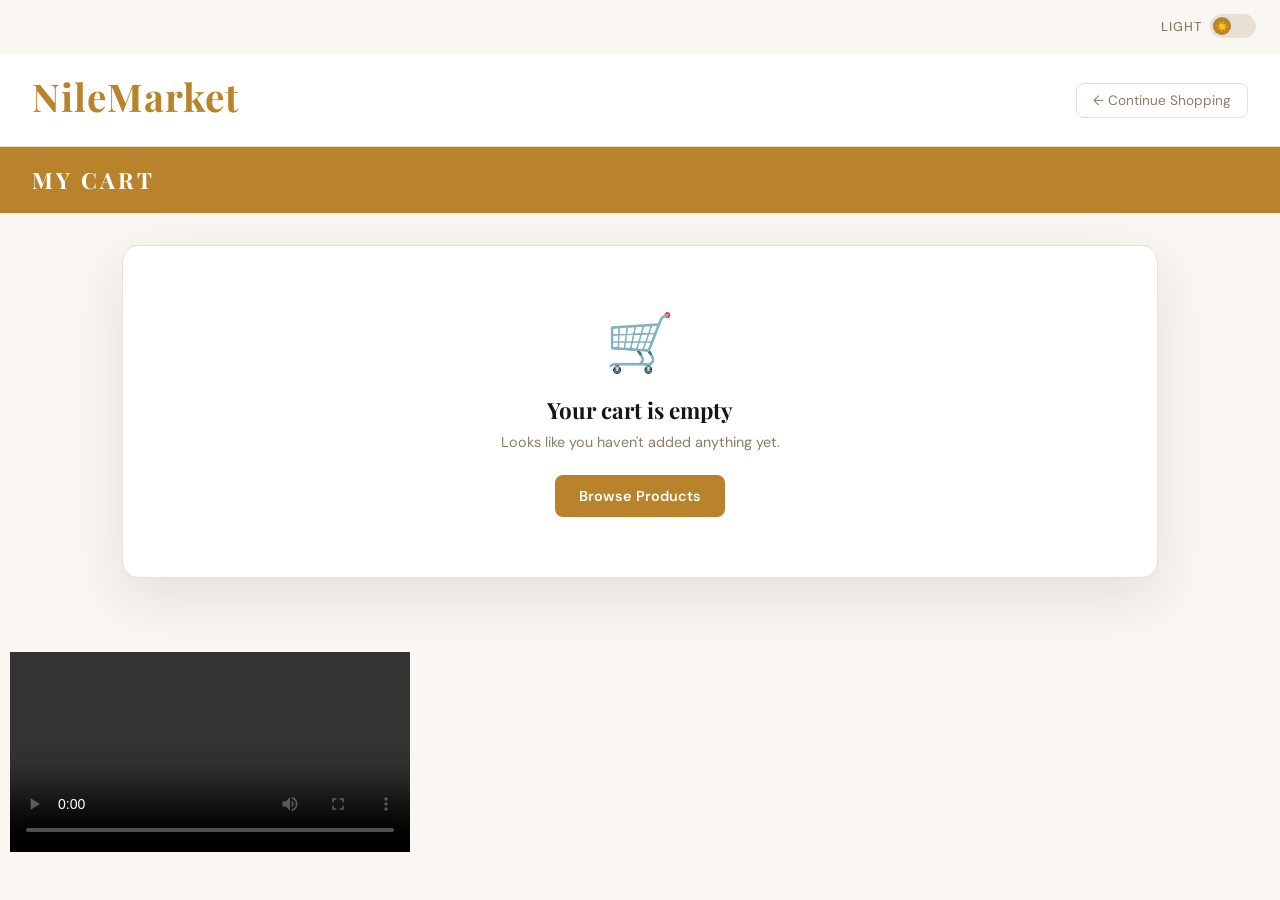
<file: html files/cart.html>
<!doctype html>
<html lang="en" Atheme="light">
  <head>
    <meta charset="UTF-8" />
    <meta name="viewport" content="width=device-width, initial-scale=1.0" />
    <title>NileMarket — My Cart</title>
    <link
      href="https://fonts.googleapis.com/css2?family=Playfair+Display:wght@700&family=DM+Sans:wght@400;500;600&display=swap"
      rel="stylesheet"
    />
    <link rel="stylesheet" href="../css files/shared.css" />
    <style>
      header {
        display: flex;
        align-items: center;
        justify-content: space-between;
        padding: 16px 32px;
        border-bottom: 1px solid var(--border);
        background: var(--surface);
        transition:
          background 0.3s,
          border-color 0.3s;
      }

      #backbtn {
        background: none;
        border: 1px solid var(--border);
        color: var(--muted);
        padding: 8px 16px;
        border-radius: 8px;
        font-family: "DM Sans", sans-serif;
        font-size: 0.85rem;
        cursor: pointer;
        transition:
          border-color 0.2s,
          color 0.2s,
          background 0.2s;
      }

      #backbtn:hover {
        border-color: var(--accent);
        color: var(--accent);
        background: var(--input-bg);
      }

      #cart {
        background: var(--accent);
        padding: 18px 32px;
        transition: background 0.3s;
      }

      #cart h2 {
        font-family: "Playfair Display", serif;
        color: #fff;
        font-size: 1.4rem;
        letter-spacing: 3px;
      }

      main {
        flex: 1;
        display: flex;
        gap: 28px;
        align-items: flex-start;
        padding: 32px;
        max-width: 1100px;
        margin: 0 auto;
        width: 100%;
      }

      #cart-data {
        flex: 1;
        background: var(--surface);
        border: 1px solid var(--border);
        border-radius: 16px;
        overflow: hidden;
        box-shadow: var(--shadow);
        transition:
          background 0.3s,
          border-color 0.3s;
      }

      #cart-table {
        width: 100%;
        border-collapse: collapse;
      }

      #cart-table thead tr {
        background: var(--input-bg);
        border-bottom: 2px solid var(--border);
        transition: background 0.3s;
      }

      #cart-table th {
        padding: 14px 18px;
        text-align: left;
        font-size: 0.75rem;
        font-weight: 600;
        color: var(--muted);
        text-transform: uppercase;
        letter-spacing: 1px;
        transition: color 0.3s;
      }

      #cart-table td {
        padding: 14px 18px;
        border-bottom: 1px solid var(--border);
        font-size: 0.92rem;
        color: var(--text);
        transition:
          color 0.3s,
          border-color 0.3s;
        vertical-align: middle;
      }

      #cart-table tbody tr:last-child td {
        border-bottom: none;
      }
      #cart-table tbody tr {
        transition: background 0.15s;
      }
      #cart-table tbody tr:hover {
        background: var(--input-bg);
      }

      .qty-ctrl {
        display: flex;
        align-items: center;
        gap: 8px;
      }

      .qty-ctrl button {
        width: 28px;
        height: 28px;
        border: 1px solid var(--border);
        background: var(--input-bg);
        color: var(--text);
        border-radius: 6px;
        font-size: 1rem;
        cursor: pointer;
        display: flex;
        align-items: center;
        justify-content: center;
        transition:
          border-color 0.2s,
          background 0.2s;
      }

      .qty-ctrl button:hover {
        border-color: var(--accent);
        background: var(--surface);
      }

      .qty-val {
        min-width: 24px;
        text-align: center;
        font-weight: 600;
        font-size: 0.95rem;
      }

      .remove-btn {
        background: none;
        border: 1px solid var(--error);
        color: var(--error);
        padding: 6px 12px;
        border-radius: 6px;
        font-size: 0.8rem;
        cursor: pointer;
        font-family: "DM Sans", sans-serif;
        transition:
          background 0.2s,
          color 0.2s;
      }

      .remove-btn:hover {
        background: var(--error);
        color: #fff;
      }

      tr.removing {
        opacity: 0;
        transform: translateX(20px);
        transition:
          opacity 0.28s ease,
          transform 0.28s ease;
      }

      #empty-msg {
        display: none;
        text-align: center;
        padding: 60px 20px;
      }

      #cart-icon {
        font-size: 3.5rem;
        margin-bottom: 16px;
      }

      #empty-msg h3 {
        font-family: "Playfair Display", serif;
        font-size: 1.4rem;
        color: var(--text);
        margin-bottom: 8px;
      }

      #empty-msg p {
        color: var(--muted);
        font-size: 0.9rem;
        margin-bottom: 24px;
      }

      #shopbtn {
        background: var(--accent);
        color: var(--btn-text);
        border: none;
        padding: 12px 24px;
        border-radius: 8px;
        font-family: "DM Sans", sans-serif;
        font-size: 0.9rem;
        font-weight: 600;
        cursor: pointer;
        transition:
          background 0.2s,
          transform 0.15s;
      }

      #shopbtn:hover {
        background: var(--accent-hover);
        transform: translateY(-1px);
      }

      #sum-box {
        width: 300px;
        flex-shrink: 0;
        background: var(--surface);
        border: 1px solid var(--border);
        border-radius: 16px;
        padding: 28px;
        box-shadow: var(--shadow);
        transition:
          background 0.3s,
          border-color 0.3s;
      }

      #sum-box .sum-row {
        display: flex;
        justify-content: space-between;
        font-size: 0.9rem;
        color: var(--muted);
        margin-bottom: 14px;
        padding-bottom: 14px;
        border-bottom: 1px solid var(--border);
        transition:
          color 0.3s,
          border-color 0.3s;
      }

      #sum-box .sum-total {
        display: flex;
        justify-content: space-between;
        font-size: 1rem;
        font-weight: 700;
        color: var(--text);
        margin-bottom: 24px;
        padding-top: 4px;
        transition: color 0.3s;
      }

      #checkout-btn {
        width: 100%;
        padding: 14px;
        background: var(--accent);
        color: var(--btn-text);
        border: none;
        border-radius: 10px;
        font-family: "DM Sans", sans-serif;
        font-size: 0.95rem;
        font-weight: 700;
        cursor: pointer;
        letter-spacing: 0.3px;
        transition:
          background 0.2s,
          transform 0.15s,
          color 0.3s;
      }

      #checkout-btn:hover {
        background: var(--accent-hover);
        transform: translateY(-1px);
      }
      .vid-cart{
        width: 400px;
        /* margin-bottom: 10px; */
        margin-left: 10px;
      }
    </style>
  </head>
  <body>
    <header>
      <h1>NileMarket</h1>
      <button id="backbtn" onclick="goBack()">← Continue Shopping</button>
    </header>

    <div id="cart">
      <h2>MY CART</h2>
    </div>

    <main>
      <div id="cart-data">
        <table id="cart-table">
          <thead>
            <tr>
              <th>Product</th>
              <th>Price</th>
              <th>Quantity</th>
              <th>Total</th>
              <th>Remove</th>
            </tr>
          </thead>
          <tbody id="cart-body"></tbody>
        </table>
        <div id="empty-msg">
          <div id="cart-icon">🛒</div>
          <h3>Your cart is empty</h3>
          <p>Looks like you haven't added anything yet.</p>
          <button id="shopbtn" onclick="goBack()">Browse Products</button>
        </div>
      </div>

      <div id="sum-box" style="display: none">
        <div class="sum-row">
          <span>Subtotal</span>
          <span id="subtotal-val">$0.00</span>
        </div>
        <div class="sum-row">
          <span>Shipping</span>
          <span style="color: #2e7d32; font-weight: 600">FREE</span>
        </div>
        <div class="sum-total">
          <span>GRAND TOTAL</span>
          <span id="grand-total">$0.00</span>
        </div>
        <button id="checkout-btn" onclick="checkout()">
          Proceed to Checkout →
        </button>
      </div>
    </main>
      <video controls autoplay loop class="vid-cart">
        <source src="../vid.mp4"> 
      </video>
    <footer>
     
    </footer>

    <script src="../js file/shared.js"></script>
    <script>
      function loadCart() {
        try {
          var saved = localStorage.getItem("MYCART");
          if (saved) {
            var memory = JSON.parse(saved);
            if (Array.isArray(memory) && memory.length > 0) return memory;
          }
        } catch (e) {}
        return [];
      }

      function saveCart(cart) {
        try {
          localStorage.setItem("MYCART", JSON.stringify(cart));
        } catch (e) {}
      }

      var cart = loadCart();

      function renderCart() {
        var Tbody = document.getElementById("cart-body");
        var EmptyMsg = document.getElementById("empty-msg");
        var Tcart = document.getElementById("cart-table");
        var summaryBox = document.getElementById("sum-box");
        var subtotal = document.getElementById("subtotal-val");
        var total = document.getElementById("grand-total");

        Tbody.innerHTML = "";

        if (cart.length === 0) {
          EmptyMsg.style.display = "block";
          Tcart.style.display = "none";
          summaryBox.style.display = "none";
          return;
        }

        EmptyMsg.style.display = "none";
        Tcart.style.display = "table";
        summaryBox.style.display = "block";

        var grandTotal = 0;

        for (var i = 0; i < cart.length; i++) {
          (function (item, pos) {
            var ItemTotal = item.price * item.qty;
            grandTotal += ItemTotal;

            var tr = document.createElement("tr");
            tr.id = "row-" + pos;
            tr.innerHTML =
              "<td>" +
              item.name +
              "</td>" +
              "<td>$" +
              item.price.toFixed(2) +
              "</td>" +
              "<td><div class='qty-ctrl'>" +
              "<button onclick='changeQty(" +
              pos +
              ", -1)'>−</button>" +
              "<span class='qty-val'>" +
              item.qty +
              "</span>" +
              "<button onclick='changeQty(" +
              pos +
              ", 1)'>+</button>" +
              "</div></td>" +
              "<td>$" +
              ItemTotal.toFixed(2) +
              "</td>" +
              "<td><button class='remove-btn' onclick='removeItem(" +
              pos +
              ")'>Remove</button></td>";

            Tbody.appendChild(tr);
          })(cart[i], i);
        }

        subtotal.textContent = "$" + grandTotal.toFixed(2);
        total.textContent = "$" + grandTotal.toFixed(2);
      }

      function changeQty(pos, sign) {
        cart[pos].qty += sign;
        if (cart[pos].qty < 1) cart[pos].qty = 1;
        saveCart(cart);
        renderCart();
      }

      function removeItem(pos) {
        if (!confirm("Remove " + cart[pos].name + " from your cart?")) return;

        var row = document.getElementById("row-" + pos);
        if (row) {
          row.classList.add("removing");
          setTimeout(function () {
            cart.splice(pos, 1);
            saveCart(cart);
            renderCart();
          }, 280);
        } else {
          cart.splice(pos, 1);
          saveCart(cart);
          renderCart();
        }
      }

      function goBack() {
        window.open("products.html", "_blank");
      }

      function checkout() {
        try {
          localStorage.setItem("checkoutCart", JSON.stringify(cart));
        } catch (e) {}
        window.open("checkout.html", "_blank");
      }

      renderCart();
    </script>
  </body>
</html>
</file>
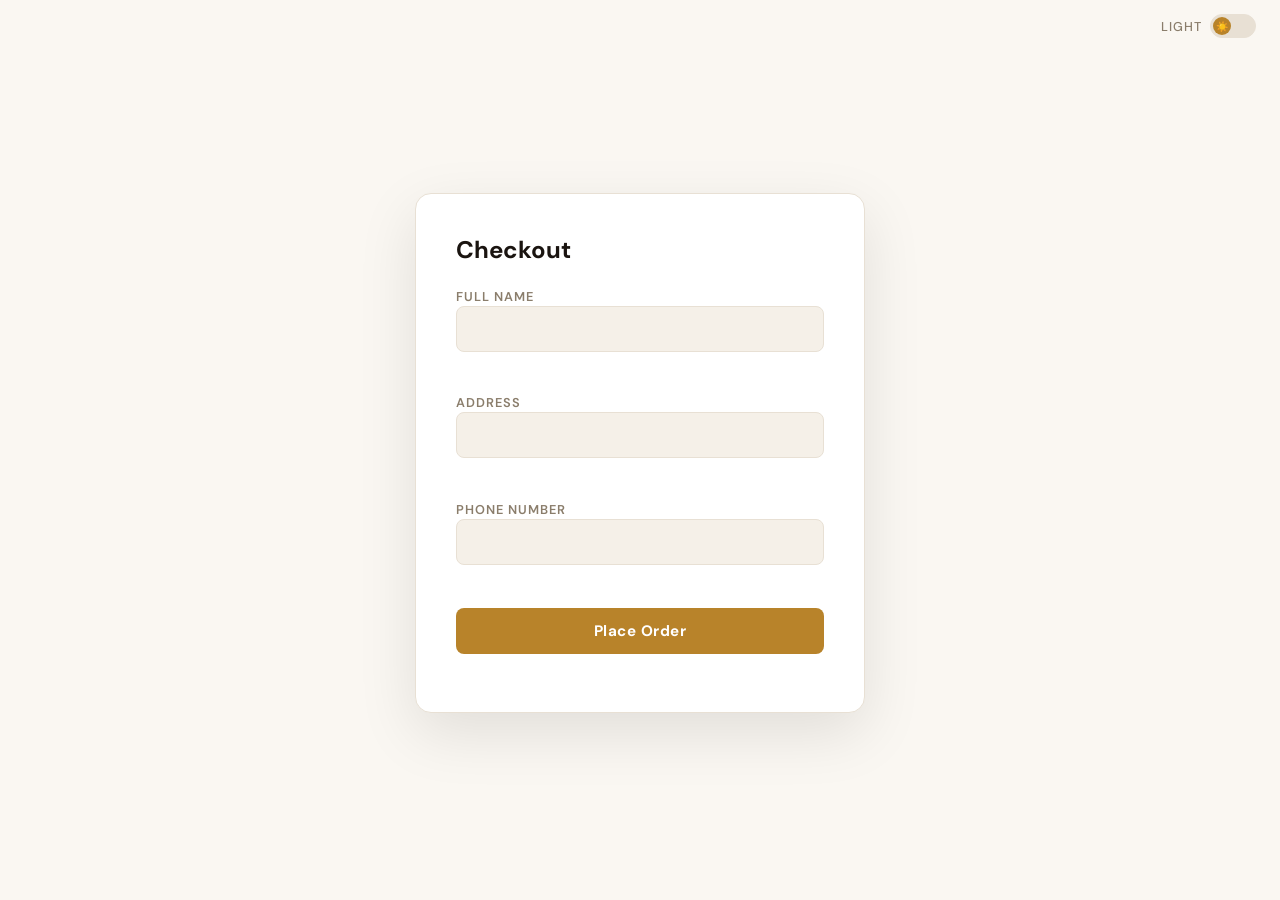
<file: html files/checkout.html>
<!doctype html>
<html lang="en" Atheme="light">
  <head>
    <meta charset="UTF-8" />
    <meta name="viewport" content="width=device-width, initial-scale=1.0" />
    <title>NileMarket — Checkout</title>
    <link
      href="https://fonts.googleapis.com/css2?family=Playfair+Display:wght@700&family=DM+Sans:wght@400;500;600&display=swap"
      rel="stylesheet"
    />
    <link rel="stylesheet" href="../css files/shared.css" />
    <style>
      main {
        flex: 1;
        display: flex;
        justify-content: center;
        align-items: center;
        padding: 20px;
      }

      .checkout-box {
        width: 100%;
        max-width: 450px;
      }

      h2 {
        margin-bottom: 20px;
      }

      .form-details {
        margin-bottom: 1.2rem;
      }

      #pinSection {
        display: none;
        margin-top: 1rem;
      }
    </style>
  </head>
  <body>
    <main>
      <div class="checkout-box RLC-board">
        <h2>Checkout</h2>

        <form id="checkoutForm">
          <div class="form-details">
            <label for="fullName">Full Name</label>
            <input type="text" id="fullName" required />
            <p class="error-msg" id="nameError">Please Enter Your Full Name</p>
          </div>

          <div class="form-details">
            <label for="address">Address</label>
            <input type="text" id="address" required />
            <p class="error-msg" id="addressError">Address Is Required</p>
          </div>

          <div class="form-details">
            <label for="phone">Phone Number</label>
            <input type="tel" id="phone" required />
            <p class="error-msg" id="phoneError">
              Enter Your 11 Digit Phone Number
            </p>
          </div>

          <button type="button" class="RLCbtn" onclick="validateAndShowPin()">
            Place Order
          </button>

          <div id="pinSection">
            <label for="pin">Enter 4 Digit Security PIN</label>
            <input type="password" id="pin" maxlength="4" placeholder="****" />
            <p class="error-msg" id="pinError">Wrong PIN. Must be 4 digits.</p>

            <button
              type="button"
              class="RLCbtn"
              style="margin-top: 10px"
              onclick="finalSubmit()"
            >
              Confirm Payment
            </button>
          </div>
        </form>
      </div>
    </main>

    <footer>
      
    </footer>

    <script src="../js file/shared.js"></script>
    <script>
      function validateAndShowPin() {
        const name = document.getElementById("fullName").value.trim();
        const address = document.getElementById("address").value.trim();
        const phone = document.getElementById("phone").value.trim();

        let isValid = true;

        if (name.length < 2) {
          document.getElementById("nameError").style.display = "block";
          isValid = false;
        } else {
          document.getElementById("nameError").style.display = "none";
        }

        if (address.length < 5) {
          document.getElementById("addressError").style.display = "block";
          isValid = false;
        } else {
          document.getElementById("addressError").style.display = "none";
        }

        if (!/^\d{11}$/.test(phone)) {
          document.getElementById("phoneError").style.display = "block";
          isValid = false;
        } else {
          document.getElementById("phoneError").style.display = "none";
        }

        if (isValid) {
          document.getElementById("pinSection").style.display = "block";
        }
      }

      function finalSubmit() {
        const pin = document.getElementById("pin").value.trim();

        if (/^\d{4}$/.test(pin)) {
          alert("Order Placed Successfully!");
          window.location.href = "home.html";
        } else {
          document.getElementById("pinError").style.display = "block";
        }
      }
    </script>
  </body>
</html>
</file>
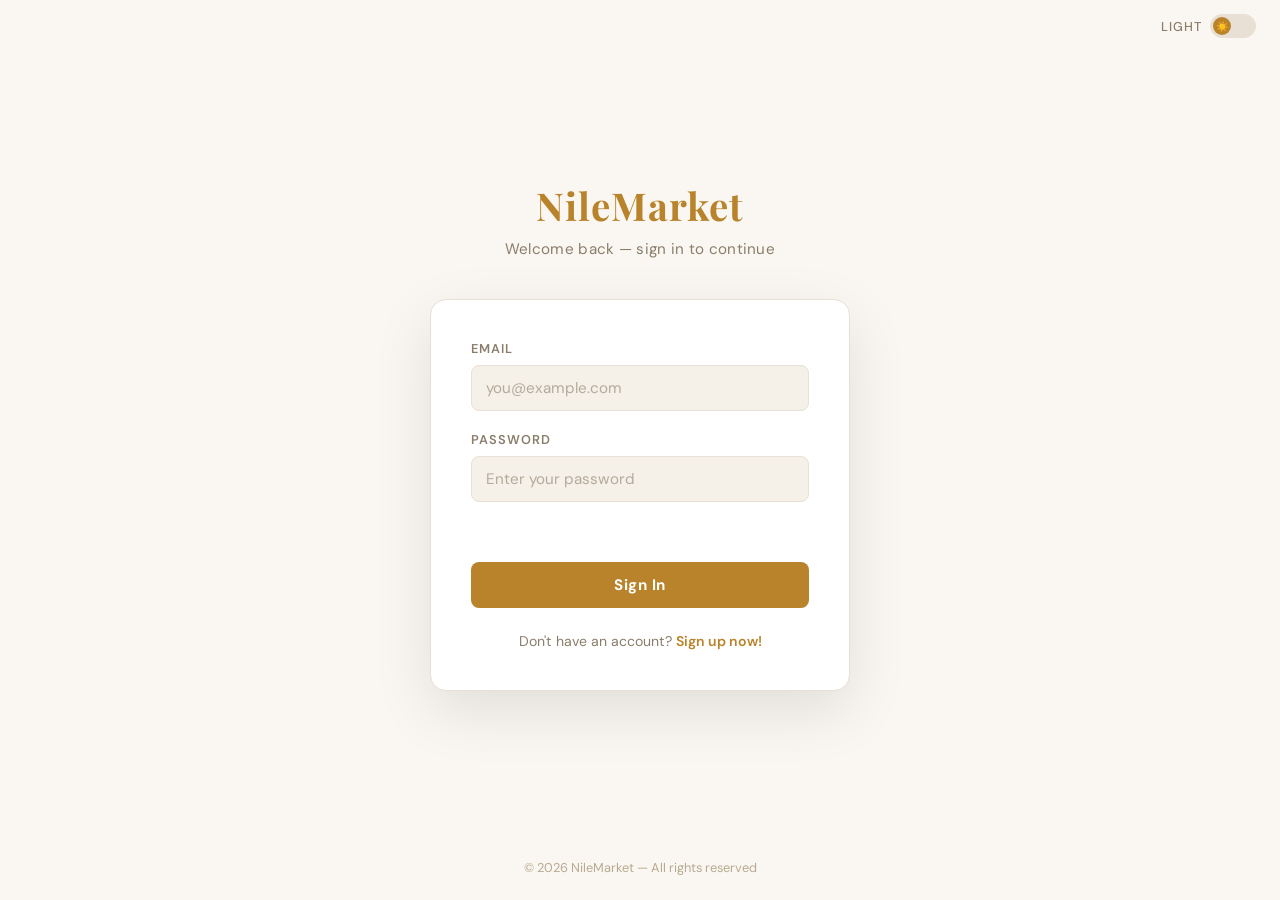
<file: html files/login.html>
<!doctype html>
<html lang="en" Atheme="light">
  <head>
    <meta charset="UTF-8" />
    <meta name="viewport" content="width=device-width, initial-scale=1.0" />
    <title>NileMarket — Login</title>
    <link
      href="https://fonts.googleapis.com/css2?family=Playfair+Display:wght@700&family=DM+Sans:wght@400;500;600&display=swap"
      rel="stylesheet"
    />
    <link rel="stylesheet" href="../css files/shared.css" />
    <style>
      main {
        flex: 1;
        display: flex;
        flex-direction: column;
        align-items: center;
        justify-content: center;
        padding: 20px 20px 40px;
      }

      .login-box {
        max-width: 420px;
        width: 100%;
      }
    </style>
  </head>
  <body>
    <main>
      <header class="header">
        <h1>NileMarket</h1>
        <h2>Welcome back — sign in to continue</h2>
      </header>

      <section class="login-box RLC-board">
        <form id="loginForm">
          <label for="email">Email</label>
          <input
            type="email"
            id="email"
            placeholder="you@example.com"
            autocomplete="email"
          />

          <label for="password">Password</label>
          <input
            type="password"
            id="password"
            placeholder="Enter your password"
            autocomplete="current-password"
          />

          <p id="error-msg" class="Error-msg"></p>

          <button type="button" id="loginbtn" class="RLCbtn">Sign In</button>

          <p class="RL-link">
            Don't have an account?
            <a href="register.html" target="_blank">Sign up now!</a>
          </p>
        </form>
      </section>
    </main>

    <footer>
      <p>© 2026 NileMarket — All rights reserved</p>
    </footer>

    <script src="../js file/shared.js"></script>
    <script>
      const loginBtn = document.getElementById("loginbtn");
      const form = document.getElementById("loginForm");

      loginBtn.addEventListener("click", function () {
        const error = document.getElementById("error-msg");
        const email = document.getElementById("email").value.trim();
        const password = document.getElementById("password").value.trim();

        error.textContent = "";
        error.className = "Error-msg";

        if (email === "" || password === "") {
          error.textContent = "Please fill in all fields.";
          error.classList.add("error");
          return;
        }

        const users = JSON.parse(localStorage.getItem("users") || "[]");

        const foundUser = users.find(function (u) {
          return u.email === email && u.password === password;
        });

        if (foundUser) {
          localStorage.setItem("currentUser", JSON.stringify(foundUser));
          window.location.href = "index.html";
        } else {
          error.textContent = "Incorrect email or password. Please try again.";
          error.classList.add("error");
        }
      });

      form.addEventListener("keydown", function (e) {
        if (e.key === "Enter") loginBtn.click();
      });
    </script>
  </body>
</html>
</file>
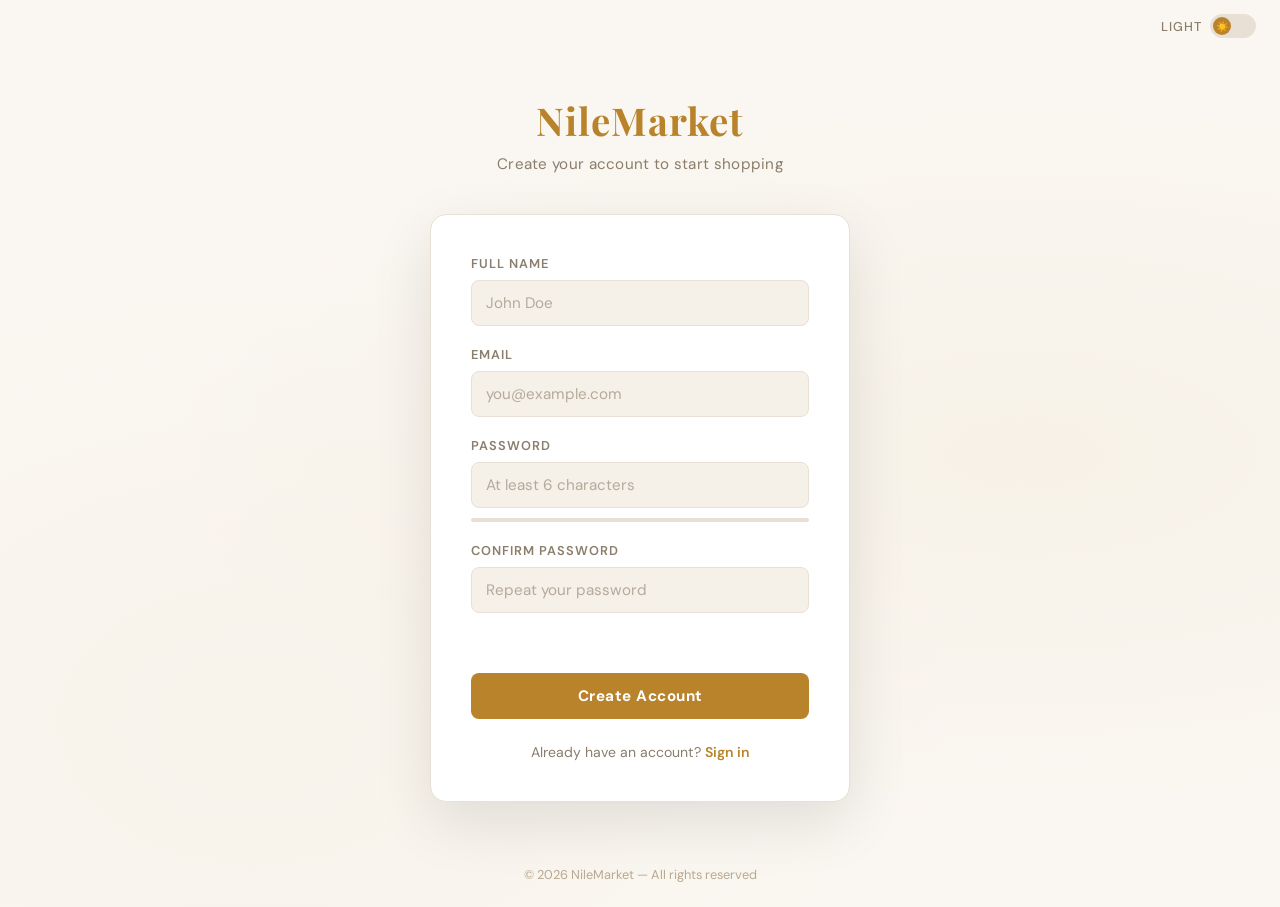
<file: html files/register.html>
<!doctype html>
<html lang="en" Atheme="light">
  <head>
    <meta charset="UTF-8" />
    <meta name="viewport" content="width=device-width, initial-scale=1.0" />
    <title>NileMarket — Register</title>
    <link
      href="https://fonts.googleapis.com/css2?family=Playfair+Display:wght@700&family=DM+Sans:wght@400;500;600&display=swap"
      rel="stylesheet"
    />
    <link rel="stylesheet" href="../css files/shared.css" />
    <style>
      body {
        background-image:
          radial-gradient(
            ellipse at 80% 50%,
            rgba(200, 151, 58, 0.06) 0%,
            transparent 60%
          ),
          radial-gradient(
            ellipse at 20% 80%,
            rgba(200, 151, 58, 0.04) 0%,
            transparent 50%
          );
      }

      main {
        flex: 1;
        display: flex;
        flex-direction: column;
        align-items: center;
        justify-content: center;
        padding: 40px 20px;
      }

      .register-box {
        max-width: 420px;
      }

      #pass-strength {
        height: 4px;
        background: var(--border);
        border-radius: 4px;
        margin-top: -10px;
        margin-bottom: 14px;
        overflow: hidden;
      }

      #strength-bar {
        height: 100%;
        width: 0%;
        border-radius: 4px;
        transition:
          width 0.3s,
          background 0.3s;
      }
    </style>
  </head>
  <body>
    <main>
      <header class="header">
        <h1>NileMarket</h1>
        <h2>Create your account to start shopping</h2>
      </header>

      <section class="register-box RLC-board">
        <form id="registration">
          <label for="name">Full Name</label>
          <input
            id="name"
            type="text"
            placeholder="John Doe"
            autocomplete="name"
          />

          <label for="email">Email</label>
          <input
            id="email"
            type="email"
            placeholder="you@example.com"
            autocomplete="email"
          />

          <label for="password">Password</label>
          <input
            id="password"
            type="password"
            placeholder="At least 6 characters"
            autocomplete="new-password"
          />
          <div id="pass-strength"><div id="strength-bar"></div></div>

          <label for="confirm">Confirm Password</label>
          <input
            id="confirm"
            type="password"
            placeholder="Repeat your password"
            autocomplete="new-password"
          />

          <p id="msg" class="Error-msg"></p>

          <button type="submit" id="register-btn" class="RLCbtn">
            Create Account
          </button>

          <p class="RL-link">
            Already have an account?
            <a href="login.html" target="_blank">Sign in</a>
          </p>
        </form>
      </section>
    </main>

    <footer>
      <p>© 2026 NileMarket — All rights reserved</p>
    </footer>

    <script src="../js file/shared.js"></script>
    <script>
      document
        .getElementById("password")
        .addEventListener("input", function () {
          var val = this.value;
          var bar = document.getElementById("strength-bar");
          var strength = 0;

          if (val.length >= 6) strength++;
          if (val.length >= 10) strength++;
          if (/[A-Z]/.test(val)) strength++;
          if (/[0-9]/.test(val)) strength++;
          if (/[^A-Za-z0-9]/.test(val)) strength++;

          var colors = ["#e05252", "#e07d52", "#e0c352", "#4caf7d", "#2e9e60"];
          var widths = ["20%", "40%", "60%", "80%", "100%"];

          bar.style.width =
            val.length === 0 ? "0%" : widths[Math.min(strength - 1, 4)];
          bar.style.background =
            val.length === 0 ? "" : colors[Math.min(strength - 1, 4)];
        });

      document
        .getElementById("registration")
        .addEventListener("submit", function (e) {
          e.preventDefault();

          var msgEl = document.getElementById("msg");
          var name = document.getElementById("name").value.trim();
          var email = document.getElementById("email").value.trim();
          var password = document.getElementById("password").value;
          var confirm = document.getElementById("confirm").value;

          msgEl.className = "Error-msg";
          msgEl.textContent = "";

          if (
            name === "" ||
            email === "" ||
            password === "" ||
            confirm === ""
          ) {
            msgEl.className = "Error-msg error";
            msgEl.textContent = "Please fill in all fields.";
            return;
          }

          if (password.length < 6) {
            msgEl.className = "Error-msg error";
            msgEl.textContent = "Password must be at least 6 characters.";
            return;
          }

          if (password !== confirm) {
            msgEl.className = "Error-msg error";
            msgEl.textContent = "Passwords do not match.";
            return;
          }

          var users = JSON.parse(localStorage.getItem("users") || "[]");
          var exists = users.find(function (u) {
            return u.email === email;
          });

          if (exists) {
            msgEl.className = "Error-msg error";
            msgEl.textContent = "An account with this email already exists.";
            return;
          }

          var newUser = { name: name, email: email, password: password };
          users.push(newUser);
          localStorage.setItem("users", JSON.stringify(users));
          localStorage.setItem("currentUser", JSON.stringify(newUser));

          msgEl.className = "Error-msg success";
          msgEl.textContent = "Account created! Redirecting...";

          setTimeout(function () {
            window.open("index.html", "_blank");
          }, 1000);
        });
    </script>
  </body>
</html>
</file>
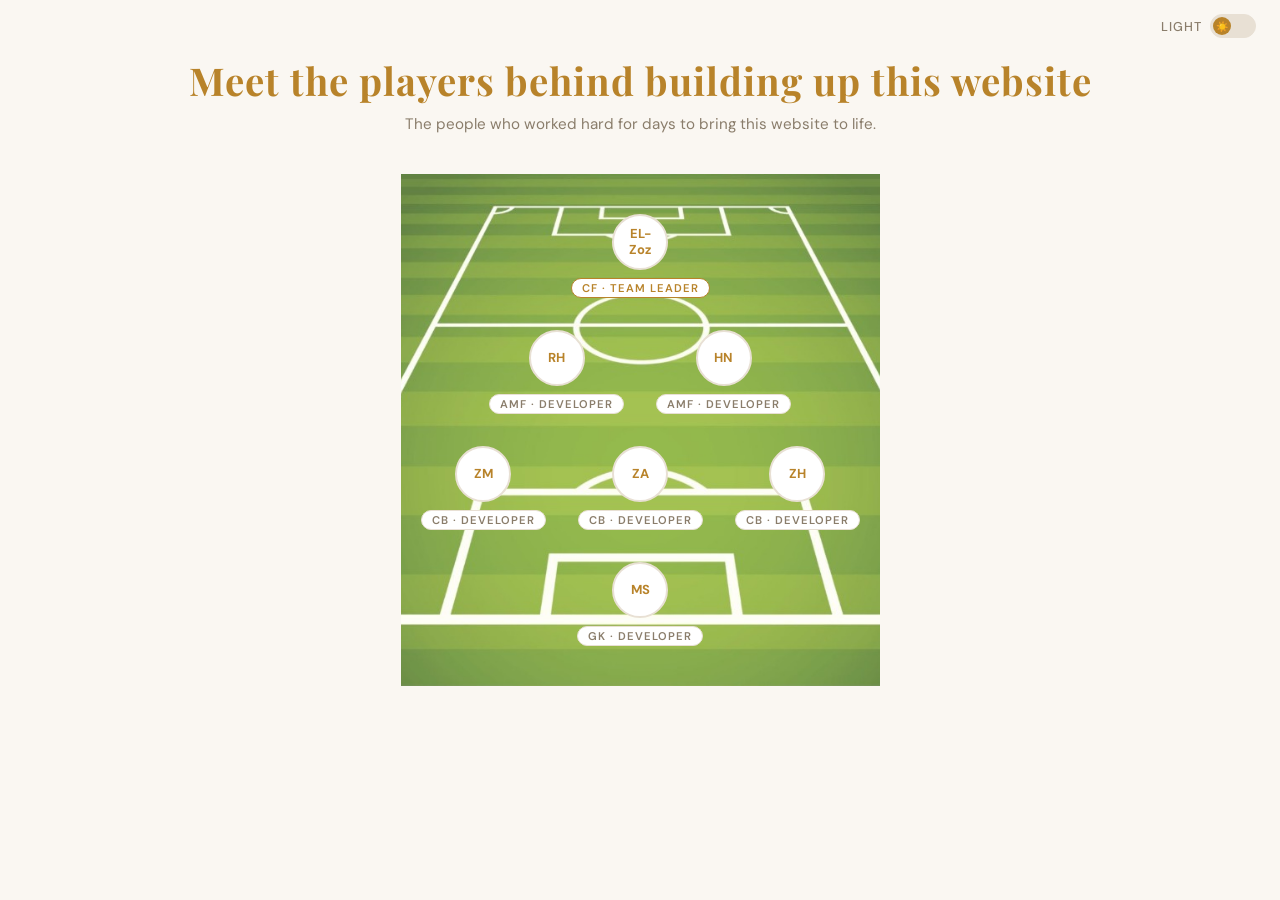
<file: html files/teamInfo.html>
<!doctype html>
<html lang="en" Atheme="light">
  <head>
    <meta charset="UTF-8" />
    <meta name="viewport" content="width=device-width, initial-scale=1.0" />
    <title>NileMarket-Our Team</title>
    <link
      href="https://fonts.googleapis.com/css2?family=DM+Sans:wght@400;600;700&family=Playfair+Display:wght@700&display=swap"
      rel="stylesheet"
    />
    <link rel="stylesheet" href="../css files/shared.css" />
    <style>
      .hero {
        text-align: center;
        margin-bottom: 40px;
      }

      .hero h1 {
        font-family: "Playfair Display", serif;
        font-size: 2.4rem;
        color: var(--accent);
        letter-spacing: 1px;
        margin-bottom: 8px;
      }

      .hero p {
        font-size: 0.95rem;
        color: var(--muted);
      }

      .pitch-wrapper {
        position: relative;
        max-width: 1050px;
        margin: 0 auto;
        border-radius: 24px;
        overflow: visible;
      }

      .pitch-bg {
        position: absolute;
        inset: 0;
        z-index: 0;
      }
      .pitch-bg img {
        width: 100%;
        height: 100%;
        object-fit: cover;
      }

      .team-elements {
        position: relative;
        z-index: 1;
        padding: 40px 20px;
        display: flex;
        flex-direction: column;
        align-items: center;
        gap: 32px;
      }

      .formation-row {
        display: flex;
        justify-content: center;
        gap: 32px;
        flex-wrap: wrap;
        width: 100%;
      }

      .player {
        display: flex;
        flex-direction: column;
        align-items: center;
        gap: 8px;
        position: relative;
        cursor: pointer;
      }

      .avatar {
        width: 56px;
        height: 56px;
        border-radius: 50%;
        background: var(--surface);
        border: 2px solid var(--border);
        display: flex;
        align-items: center;
        justify-content: center;
        font-weight: 700;
        font-size: 13px;
        color: var(--accent);
        line-height: 1.2;
        text-align: center;
        transition:
          border-color 0.2s,
          transform 0.2s;
      }

      .player:hover .avatar {
        border-color: var(--accent);
        transform: scale(1.1);
      }

      .department {
        display: inline-block;
        font-size: 0.7rem;
        font-weight: 600;
        text-transform: uppercase;
        letter-spacing: 1px;
        color: var(--muted);
        background: var(--surface);
        border: 1px solid var(--border);
        border-radius: 999px;
        padding: 2px 10px;
        white-space: nowrap;
      }

      .department.leader {
        color: var(--accent);
        border-color: var(--accent);
      }

      .hover-card {
        position: absolute;
        bottom: calc(100% + 12px);
        left: 50%;
        transform: translateX(-50%) scale(0.95);
        background: var(--surface);
        border: 1px solid var(--border);
        border-radius: 16px;
        padding: 20px;
        width: 260px;
        box-shadow: var(--shadow);
        opacity: 0;
        pointer-events: none;
        transition:
          opacity 0.2s,
          transform 0.2s;
        z-index: 10;
        text-align: left;
      }

      .player:hover .hover-card {
        opacity: 1;
        transform: translateX(-50%) scale(1);
      }

      .hover-card .member-name {
        font-size: 14px;
        font-weight: 700;
        margin-bottom: 4px;
      }

      .hover-card .student-id {
        font-size: 11px;
        color: var(--muted);
        margin-bottom: 10px;
      }

      .hover-card .divider {
        height: 1px;
        background: var(--border);
        margin-bottom: 10px;
      }

      .hover-card .member-desc {
        font-size: 13px;
        color: var(--muted);
        line-height: 1.6;
      }
    </style>
  </head>
  <body>
    <div class="hero">
      <h1>Meet the players behind building up this website</h1>
      <p>The people who worked hard for days to bring this website to life.</p>
    </div>

    <div class="pitch-wrapper">
      <div class="pitch-bg">
        <img src="../court.jpeg" />
      </div>

      <div class="team-elements">
        <div class="formation-row">
          <div class="player">
            <div class="avatar">EL-<br />Zoz</div>
            <span class="department leader">CF · Team Leader</span>
            <div class="hover-card">
              <div class="member-name">Ziad Hany Ibrahim</div>
              <div class="student-id">#20250429</div>
              <div class="divider"></div>
              <p class="member-desc">
                Led the team and built index.html and pages, and connected all
                pages together, and reviewed every page.
              </p>
            </div>
          </div>
        </div>

        <div class="formation-row">
          <div class="player">
            <div class="avatar">RH</div>
            <span class="department">AMF · Developer</span>
            <div class="hover-card">
              <div class="member-name">Retaj Huessien</div>
              <div class="student-id">#20250389</div>
              <div class="divider"></div>
              <p class="member-desc">
                Collected data for the products and built the products.html with
                Haneen.
              </p>
            </div>
          </div>

          <div class="player">
            <div class="avatar">HN</div>
            <span class="department">AMF · Developer</span>
            <div class="hover-card">
              <div class="member-name">Haneen Nasser Kamel</div>
              <div class="student-id">#20250330</div>
              <div class="divider"></div>
              <p class="member-desc">
                Also collected data for the products and built the products.html
                with Retaj.
              </p>
            </div>
          </div>
        </div>

        <div class="formation-row">
          <div class="player">
            <div class="avatar">ZM</div>
            <span class="department">CB · Developer</span>
            <div class="hover-card">
              <div class="member-name">Ziad Mohamed Bahaa</div>
              <div class="student-id">#20250423</div>
              <div class="divider"></div>
              <p class="member-desc">
                Built login.html, reviewed register.html, checkout.html,
                cart.html, and the external css and js files.
              </p>
            </div>
          </div>

          <div class="player">
            <div class="avatar">ZA</div>
            <span class="department">CB · Developer</span>
            <div class="hover-card">
              <div class="member-name">Ziad Amr Mohamed</div>
              <div class="student-id">#20250419</div>
              <div class="divider"></div>
              <p class="member-desc">
                Built cart.html and connected it to products.html.
              </p>
            </div>
          </div>

          <div class="player">
            <div class="avatar">ZH</div>
            <span class="department">CB · Developer</span>
            <div class="hover-card">
              <div class="member-name">Ziad Haitham Abdul Monem Amen</div>
              <div class="student-id">#20250434</div>
              <div class="divider"></div>
              <p class="member-desc">Built contact-us.html.</p>
            </div>
          </div>
        </div>

        <div class="formation-row">
          <div class="player">
            <div class="avatar">MS</div>
            <span class="department">GK · Developer</span>
            <div class="hover-card">
              <div class="member-name">Mohamed Sherif Mohamed Hosny</div>
              <div class="student-id">#20250885</div>
              <div class="divider"></div>
              <p class="member-desc">
                Built the register.html and connected it to login.html.
              </p>
            </div>
          </div>
        </div>
      </div>
    </div>

    <footer>
     
    </footer>

    <script src="../js file/shared.js"></script>
  </body>
</html>
</file>
<file: css files/shared.css>
:root {
  --bg: #faf7f2;
  --surface: #ffffff;
  --border: #e8e0d4;
  --accent: #b8832a;
  --accent-hover: #c8973a;
  --text: #1a1410;
  --muted: #8a7d6b;
  --error: #c0392b;
  --success: #2e7d32;
  --input-bg: #f5f0e8;
  --footer: #b8a990;
  --shadow: 0 20px 60px rgba(0, 0, 0, 0.1);
  --btn-text: #fff;
  --toggle-bg: #e8e0d4;
  --toggle-icon-x: 2px;
}

[Atheme="dark"] {
  --bg: #0f0f0f;
  --surface: #1a1a1a;
  --border: #2e2e2e;
  --accent: #c8973a;
  --accent-hover: #e0ab4a;
  --text: #f0ece4;
  --muted: #888;
  --error: #e05252;
  --success: #4caf7d;
  --input-bg: #111;
  --footer: #444;
  --shadow: 0 20px 60px rgba(0, 0, 0, 0.4);
  --btn-text: #0f0f0f;
  --toggle-bg: #2e2e2e;
  --toggle-icon-x: 26px;
}

* {
  margin: 0;
  padding: 0;
  box-sizing: border-box;
}

body {
  font-family: "DM Sans", sans-serif;
  background: var(--bg);
  color: var(--text);
  min-height: 100vh;
  display: flex;
  flex-direction: column;
  transition:
    background 0.3s,
    color 0.3s;
}

.toppage {
  display: flex;
  justify-content: flex-end;
  padding: 14px 24px;
}

.theme1 {
  display: flex;
  align-items: center;
  gap: 8px;
  cursor: pointer;
  user-select: none;
}

.theme1 span {
  font-size: 0.8rem;
  color: var(--muted);
  font-weight: 500;
  transition: color 0.3s;
}

.t {
  width: 46px;
  height: 24px;
  background: var(--toggle-bg);
  border-radius: 12px;
  position: relative;
  transition: background 0.3s;
  border: 1px solid var(--border);
}

.atheme {
  position: absolute;
  top: 2px;
  left: var(--toggle-icon-x);
  width: 18px;
  height: 18px;
  background: var(--accent);
  border-radius: 50%;
  transition:
    left 0.25s cubic-bezier(0.34, 1.56, 0.64, 1),
    background 0.3s;
  display: flex;
  align-items: center;
  justify-content: center;
  font-size: 10px;
}

header h1 {
  font-family: "Playfair Display", serif;
  font-size: 2.4rem;
  color: var(--accent);
  letter-spacing: 1px;
  margin-bottom: 8px;
  transition: color 0.3s;
}

header h2 {
  font-size: 0.95rem;
  font-weight: 400;
  color: var(--muted);
  letter-spacing: 0.3px;
  transition: color 0.3s;
}

.header {
  text-align: center;
  margin-bottom: 40px;
}

form {
  display: flex;
  flex-direction: column;
  gap: 6px;
}

label {
  font-size: 0.8rem;
  font-weight: 600;
  color: var(--muted);
  text-transform: uppercase;
  letter-spacing: 1px;
  margin-bottom: 2px;
  transition: color 0.3s;
}

input {
  width: 100%;
  padding: 12px 14px;
  background: var(--input-bg);
  border: 1px solid var(--border);
  border-radius: 8px;
  color: var(--text);
  font-family: "DM Sans", sans-serif;
  font-size: 0.95rem;
  margin-bottom: 14px;
  transition:
    border-color 0.2s,
    background 0.3s,
    color 0.3s;
}

input:focus {
  outline: none;
  border-color: var(--accent);
}

input::placeholder {
  color: var(--muted);
  opacity: 0.6;
}

.error-msg {
  color: var(--error);
  font-size: 0.8rem;
  margin-top: 4px;
  display: none;
}

.RLCbtn {
  width: 100%;
  padding: 13px;
  background: var(--accent);
  color: var(--btn-text);
  border: none;
  border-radius: 8px;
  font-family: "DM Sans", sans-serif;
  font-size: 0.95rem;
  font-weight: 700;
  cursor: pointer;
  letter-spacing: 0.5px;
  margin-top: 4px;
  margin-bottom: 18px;
  transition:
    background 0.2s,
    transform 0.15s,
    color 0.3s;
}

.RLCbtn:hover {
  background: var(--accent-hover);
  transform: translateY(-1px);
}

.RLC-board {
  background: var(--surface);
  border: 1px solid var(--border);
  border-radius: 16px;
  padding: 40px;
  width: 100%;
  box-shadow: var(--shadow);
  transition:
    background 0.3s,
    border-color 0.3s,
    box-shadow 0.3s;
}

.RL-link {
  text-align: center;
  font-size: 0.88rem;
  color: var(--muted);
}

.RL-link a {
  color: var(--accent);
  font-weight: 600;
  text-decoration: none;
  transition: color 0.2s;
}

.RL-link a:hover {
  color: var(--accent-hover);
  text-decoration: underline;
}

.Error-msg {
  font-size: 0.85rem;
  text-align: center;
  margin-bottom: 10px;
  min-height: 20px;
}

.Error-msg.error {
  color: var(--error);
}

.Error-msg.success {
  color: var(--success);
}

footer {
  text-align: center;
  padding: 24px;
  font-size: 0.8rem;
  color: var(--footer);
  transition: color 0.3s;
}
@media (max-width: 480px) {
  .RLC-board {
    padding: 28px 20px;
    border: none;
  }

  header h1 {
    font-size: 1.8rem;
  }
  #summary-box {
    width: 100%;
  }
  header {
    padding: 14px 16px;
  }
  #cart-table th,
  #cart-table td {
    padding: 10px;
    font-size: 0.82rem;
  }
}
</file>
